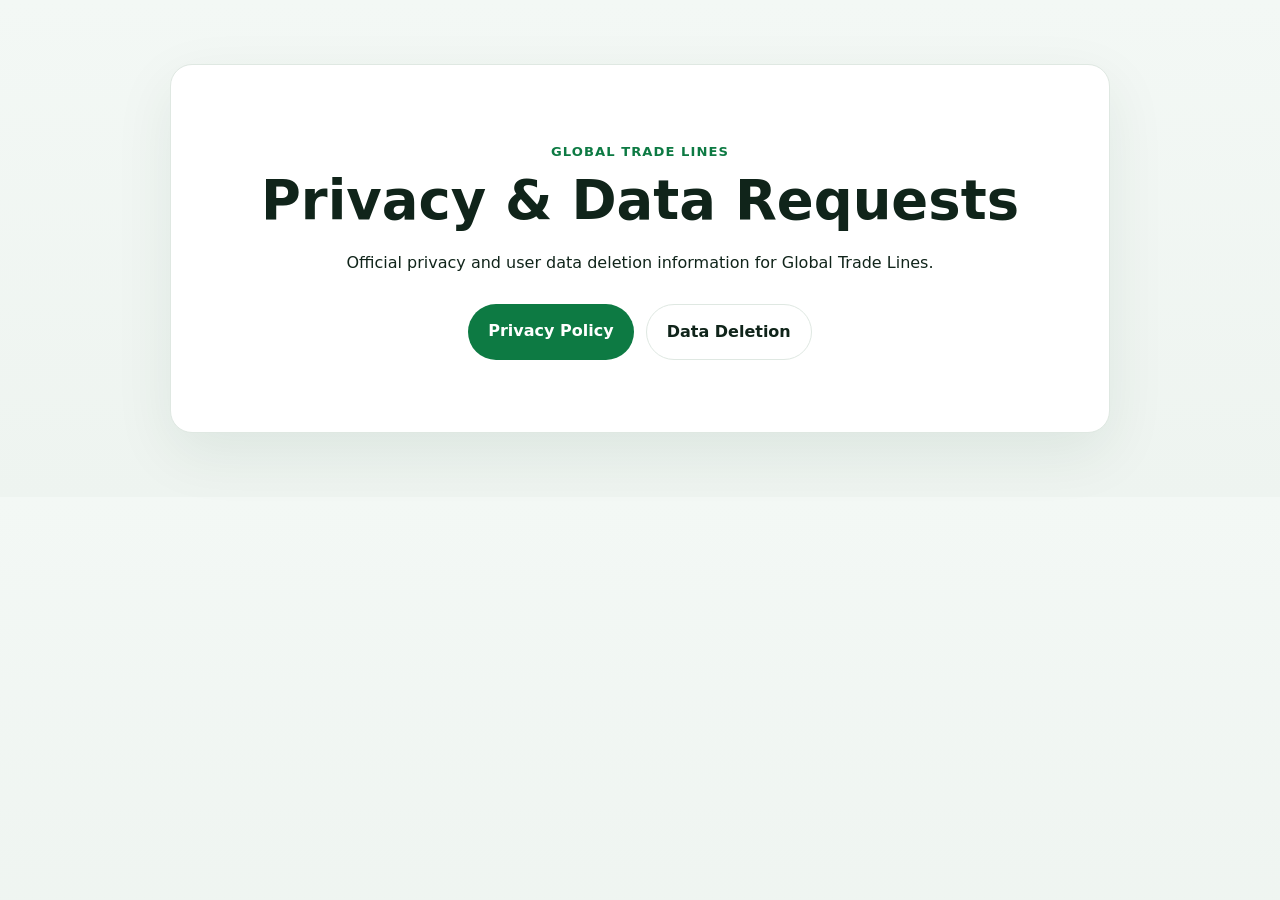
<file: index.html>
<!DOCTYPE html><html lang="en"><head><meta charset="UTF-8"><meta name="viewport" content="width=device-width,initial-scale=1"><title>Global Trade Lines - Legal</title><link rel="stylesheet" href="styles.css"></head><body><main class="shell"><section class="card hero"><span class="eyebrow">Global Trade Lines</span><h1>Privacy & Data Requests</h1><p>Official privacy and user data deletion information for Global Trade Lines.</p><div class="actions"><a class="button primary" href="privacy-policy.html">Privacy Policy</a><a class="button secondary" href="data-deletion.html">Data Deletion</a></div></section></main></body></html>
</file>
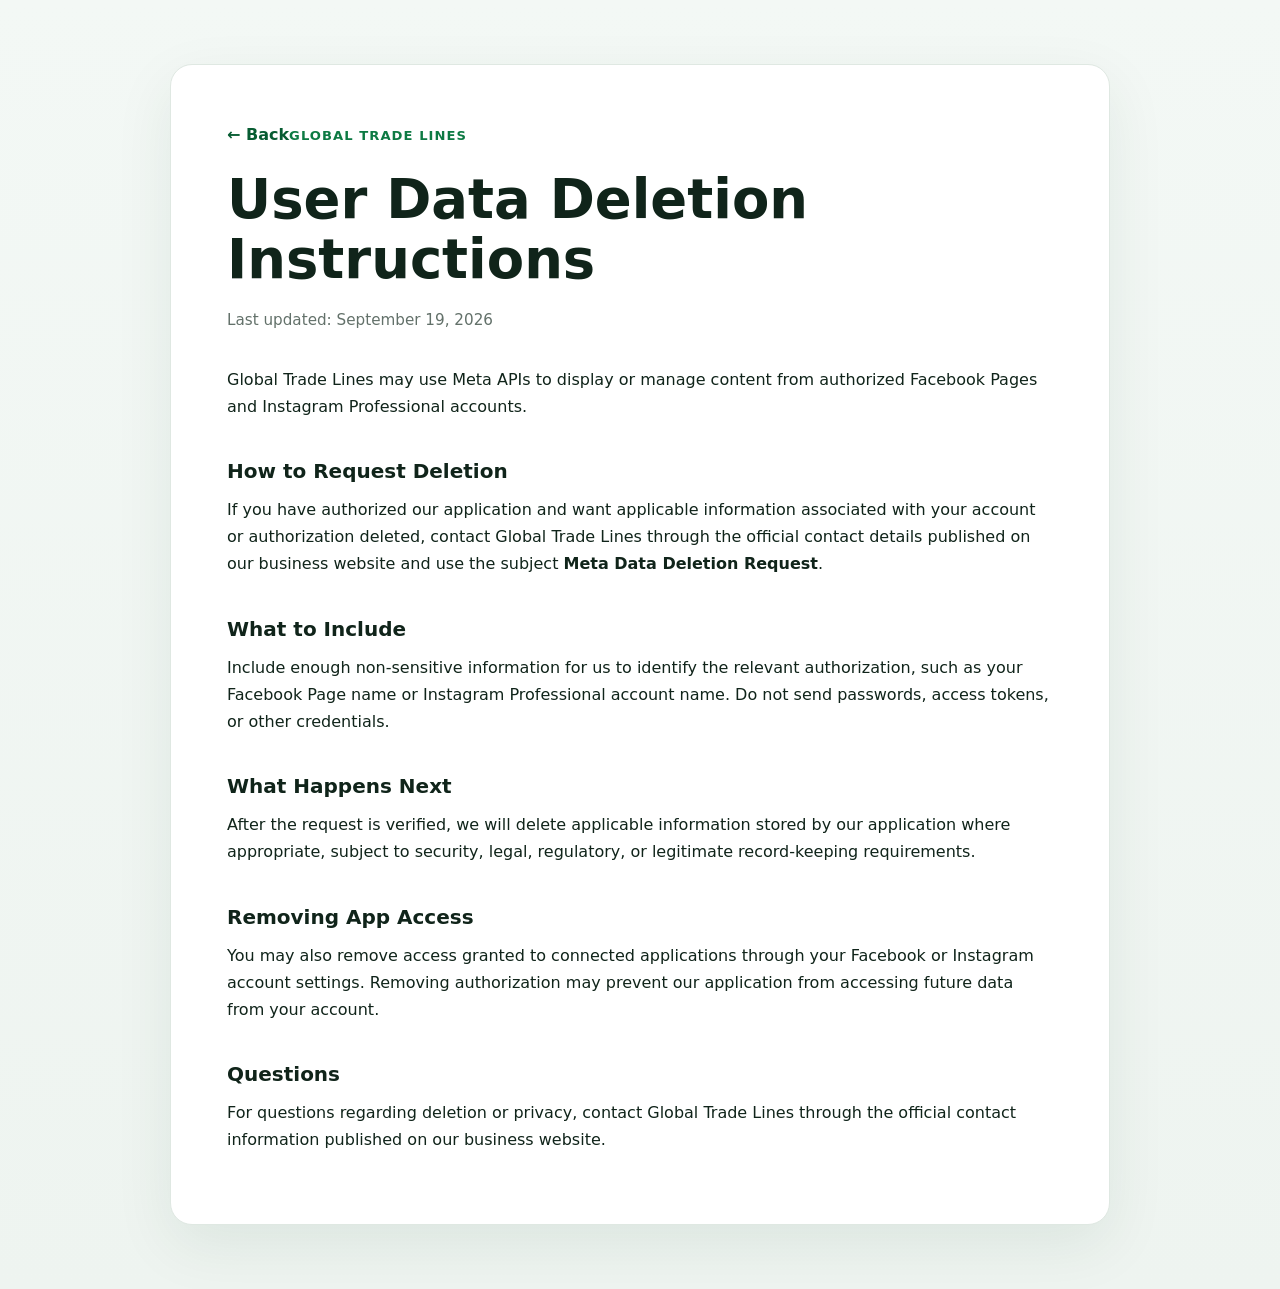
<file: data-deletion.html>
<!DOCTYPE html><html lang="en"><head><meta charset="UTF-8"><meta name="viewport" content="width=device-width,initial-scale=1"><title>User Data Deletion - Global Trade Lines</title><link rel="stylesheet" href="styles.css"></head><body><main class="shell"><article class="card"><a class="back" href="index.html">← Back</a><span class="eyebrow">Global Trade Lines</span><h1>User Data Deletion Instructions</h1><p class="meta">Last updated: September 19, 2026</p><p>Global Trade Lines may use Meta APIs to display or manage content from authorized Facebook Pages and Instagram Professional accounts.</p><h2>How to Request Deletion</h2><p>If you have authorized our application and want applicable information associated with your account or authorization deleted, contact Global Trade Lines through the official contact details published on our business website and use the subject <strong>Meta Data Deletion Request</strong>.</p><h2>What to Include</h2><p>Include enough non-sensitive information for us to identify the relevant authorization, such as your Facebook Page name or Instagram Professional account name. Do not send passwords, access tokens, or other credentials.</p><h2>What Happens Next</h2><p>After the request is verified, we will delete applicable information stored by our application where appropriate, subject to security, legal, regulatory, or legitimate record-keeping requirements.</p><h2>Removing App Access</h2><p>You may also remove access granted to connected applications through your Facebook or Instagram account settings. Removing authorization may prevent our application from accessing future data from your account.</p><h2>Questions</h2><p>For questions regarding deletion or privacy, contact Global Trade Lines through the official contact information published on our business website.</p></article></main></body></html>
</file>
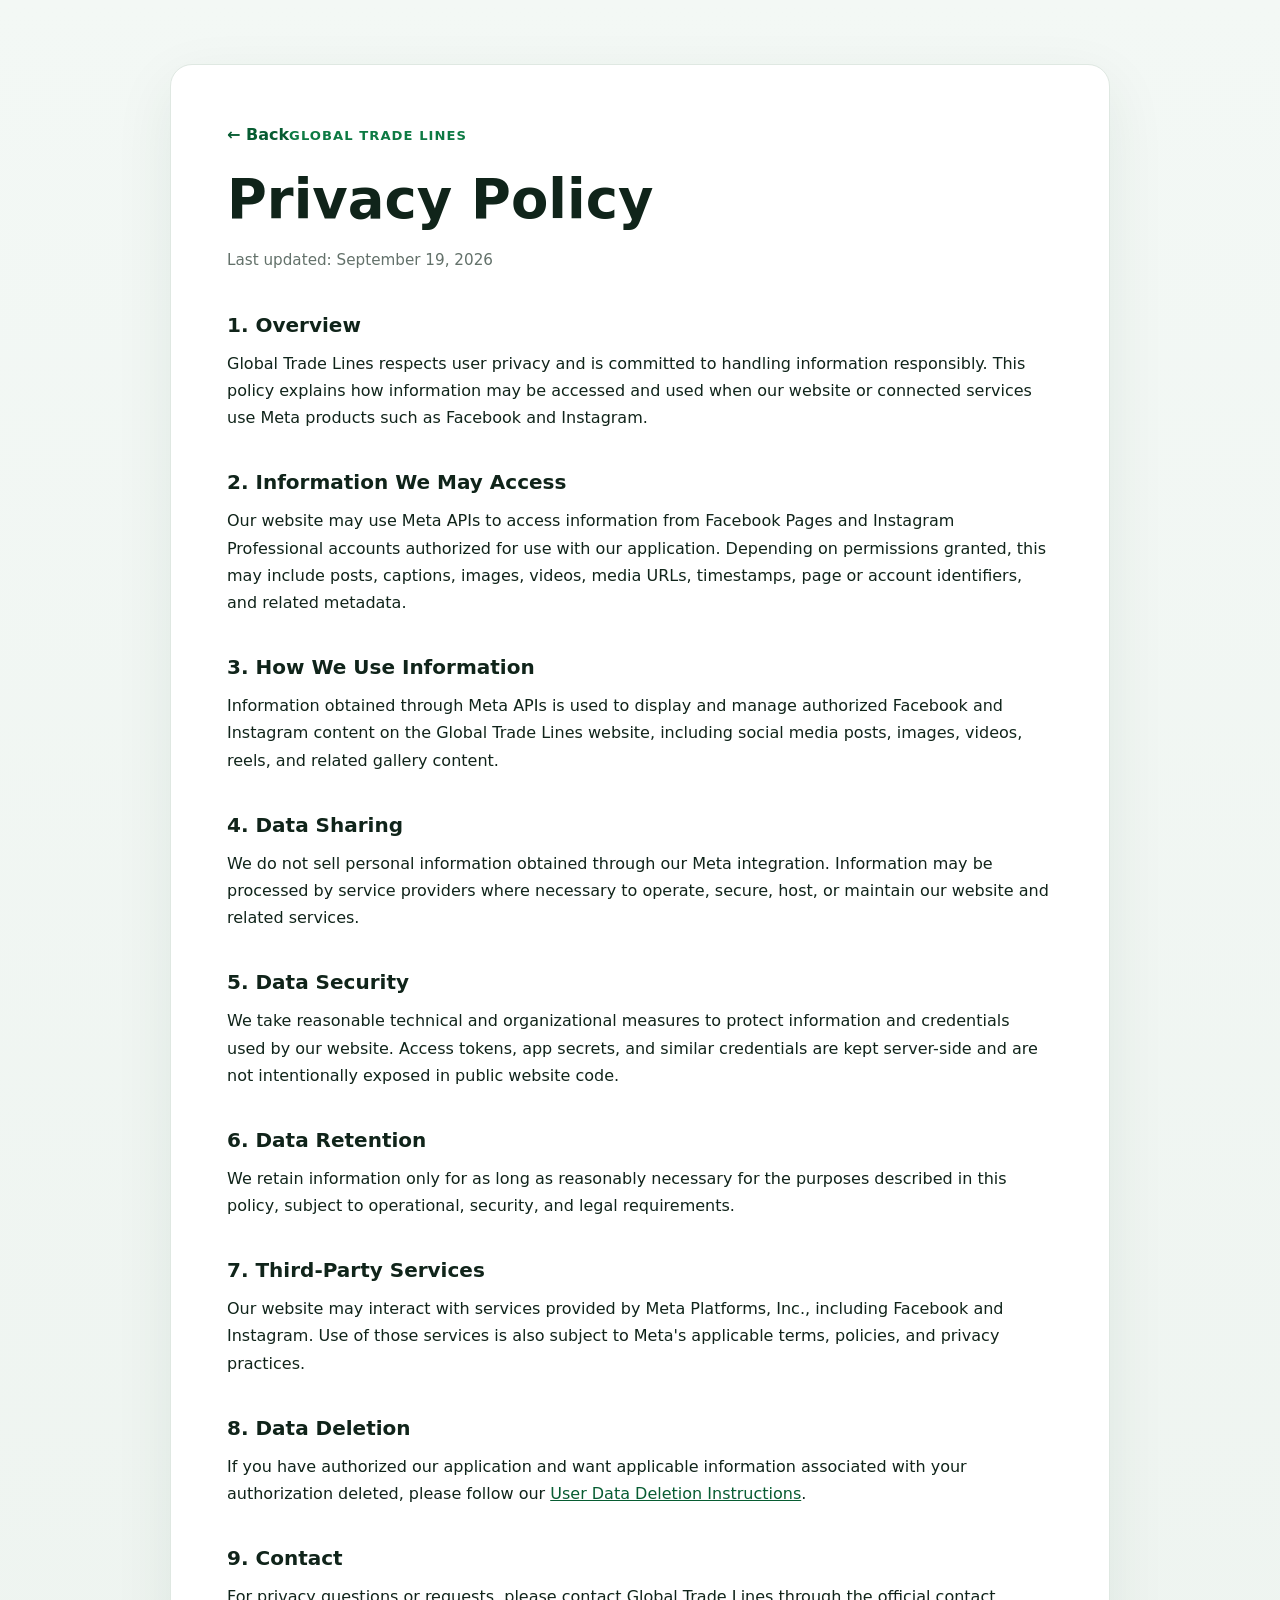
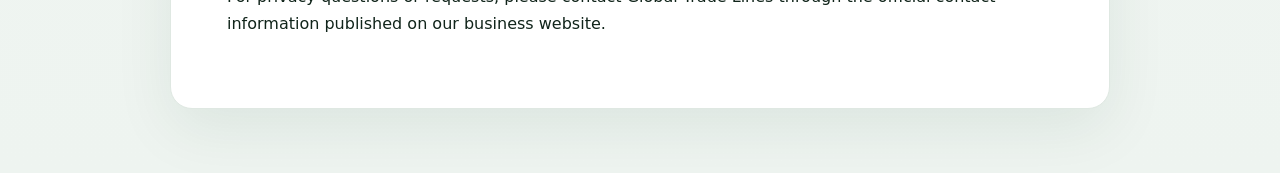
<file: privacy-policy.html>
<!DOCTYPE html><html lang="en"><head><meta charset="UTF-8"><meta name="viewport" content="width=device-width,initial-scale=1"><title>Privacy Policy - Global Trade Lines</title><link rel="stylesheet" href="styles.css"></head><body><main class="shell"><article class="card"><a class="back" href="index.html">← Back</a><span class="eyebrow">Global Trade Lines</span><h1>Privacy Policy</h1><p class="meta">Last updated: September 19, 2026</p><h2>1. Overview</h2><p>Global Trade Lines respects user privacy and is committed to handling information responsibly. This policy explains how information may be accessed and used when our website or connected services use Meta products such as Facebook and Instagram.</p><h2>2. Information We May Access</h2><p>Our website may use Meta APIs to access information from Facebook Pages and Instagram Professional accounts authorized for use with our application. Depending on permissions granted, this may include posts, captions, images, videos, media URLs, timestamps, page or account identifiers, and related metadata.</p><h2>3. How We Use Information</h2><p>Information obtained through Meta APIs is used to display and manage authorized Facebook and Instagram content on the Global Trade Lines website, including social media posts, images, videos, reels, and related gallery content.</p><h2>4. Data Sharing</h2><p>We do not sell personal information obtained through our Meta integration. Information may be processed by service providers where necessary to operate, secure, host, or maintain our website and related services.</p><h2>5. Data Security</h2><p>We take reasonable technical and organizational measures to protect information and credentials used by our website. Access tokens, app secrets, and similar credentials are kept server-side and are not intentionally exposed in public website code.</p><h2>6. Data Retention</h2><p>We retain information only for as long as reasonably necessary for the purposes described in this policy, subject to operational, security, and legal requirements.</p><h2>7. Third-Party Services</h2><p>Our website may interact with services provided by Meta Platforms, Inc., including Facebook and Instagram. Use of those services is also subject to Meta's applicable terms, policies, and privacy practices.</p><h2>8. Data Deletion</h2><p>If you have authorized our application and want applicable information associated with your authorization deleted, please follow our <a href="data-deletion.html">User Data Deletion Instructions</a>.</p><h2>9. Contact</h2><p>For privacy questions or requests, please contact Global Trade Lines through the official contact information published on our business website.</p></article></main></body></html>
</file>
<file: styles.css>
:root{--bg:#f4f7f5;--card:#fff;--text:#10241a;--muted:#63716a;--brand:#0d7a43;--dark:#075c32;--line:#dfe8e2}*{box-sizing:border-box}body{margin:0;font-family:Inter,ui-sans-serif,system-ui,-apple-system,BlinkMacSystemFont,"Segoe UI",sans-serif;background:linear-gradient(180deg,#f3f8f5,#eef4f0);color:var(--text);line-height:1.7}.shell{width:min(940px,calc(100% - 32px));margin:auto;padding:64px 0}.card{background:var(--card);border:1px solid var(--line);border-radius:22px;padding:clamp(28px,5vw,56px);box-shadow:0 20px 60px rgba(13,60,38,.08)}.hero{text-align:center;padding-top:72px;padding-bottom:72px}.eyebrow{display:inline-block;color:var(--brand);font-weight:800;text-transform:uppercase;letter-spacing:.08em;font-size:.82rem;margin-bottom:8px}h1{font-size:clamp(2rem,5vw,3.4rem);line-height:1.1;margin:0 0 18px}h2{font-size:1.25rem;margin:34px 0 8px}p{margin:0 0 14px}a{color:var(--dark)}.meta{color:var(--muted);font-size:.95rem;margin-bottom:32px}.back{display:inline-block;margin-bottom:22px;text-decoration:none;font-weight:700}.actions{display:flex;justify-content:center;gap:12px;flex-wrap:wrap;margin-top:28px}.button{display:inline-block;padding:13px 20px;border-radius:999px;text-decoration:none;font-weight:800}.primary{background:var(--brand);color:#fff}.primary:hover{background:var(--dark)}.secondary{border:1px solid var(--line);color:var(--text);background:#fff}@media(max-width:640px){.shell{padding:24px 0}.card{border-radius:16px}}
</file>
